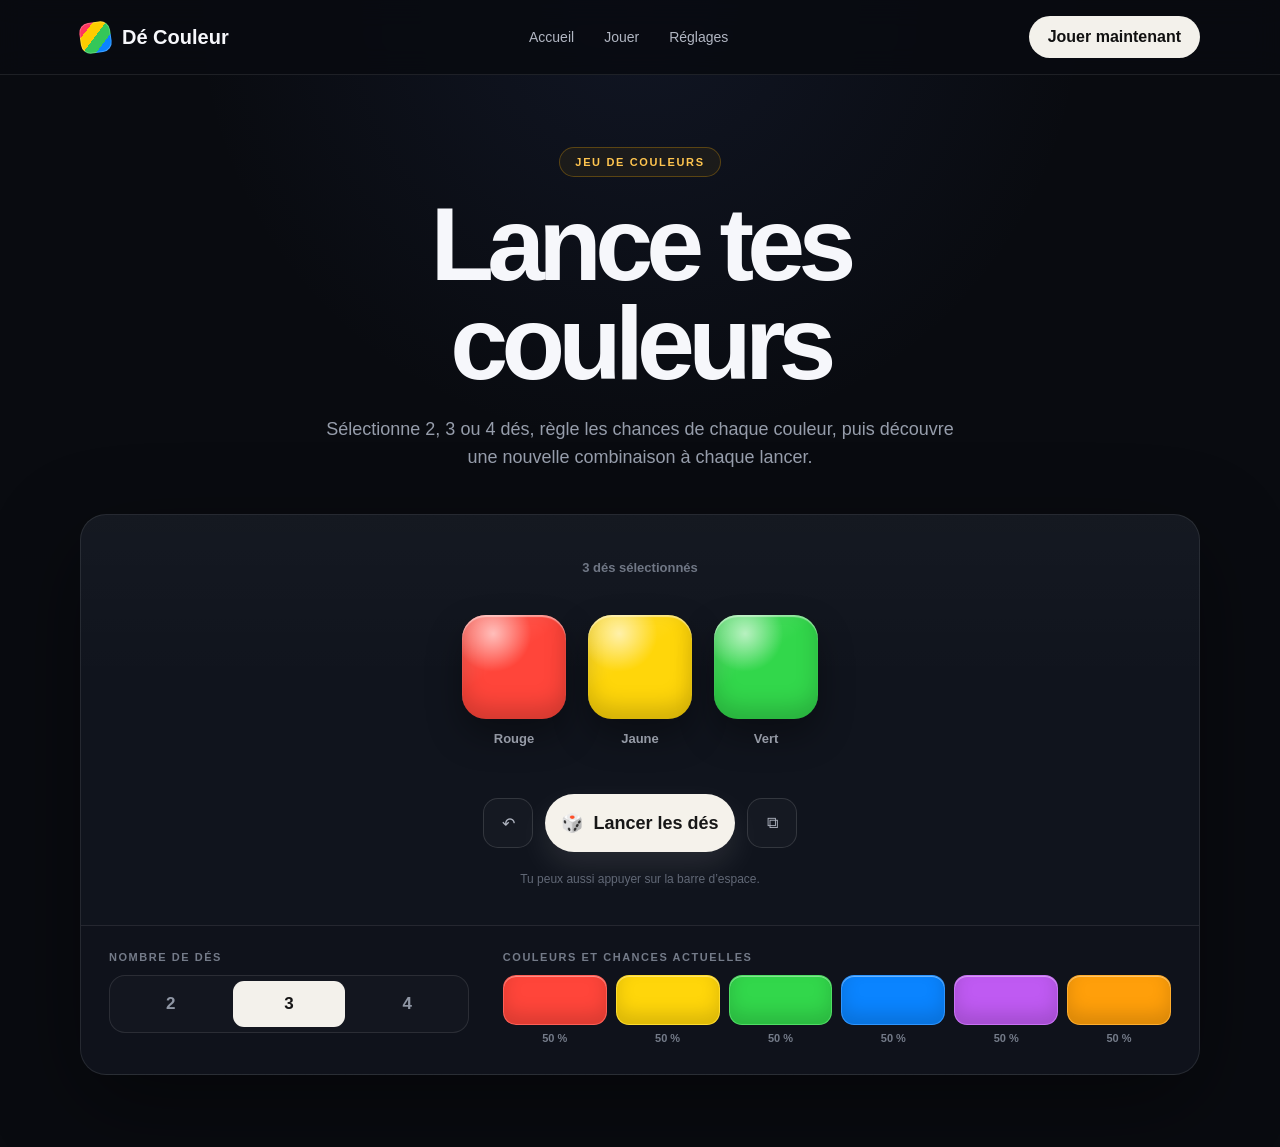
<file: index.html>
<!DOCTYPE html>
<html lang="fr">
<head>
  <meta charset="UTF-8">
  <meta name="viewport" content="width=device-width, initial-scale=1.0">
  <meta name="theme-color" content="#090b10">
  <meta
    name="description"
    content="Dé Couleur : lancez 2, 3 ou 4 dés avec des chances personnalisées pour chaque couleur."
  >

  <title>Dé Couleur</title>

  <link rel="icon" href="assets/favicon.svg" type="image/svg+xml">
  <link rel="stylesheet" href="css/style.css">
</head>

<body>
  <header class="header">
    <nav class="nav" aria-label="Navigation principale">
      <a class="logo" href="#accueil" aria-label="Retour à l'accueil">
        <span class="logo-mark" aria-hidden="true"></span>
        <span>Dé Couleur</span>
      </a>

      <div class="nav-links">
        <a href="#accueil">Accueil</a>
        <a href="#jeu">Jouer</a>

        <div class="nav-dropdown" id="settingsDropdown">
          <button
            class="nav-menu-button"
            id="settingsMenuButton"
            type="button"
            aria-expanded="false"
            aria-controls="settingsPanel"
          >
            Réglages
          </button>

          <section
            class="settings-panel"
            id="settingsPanel"
            aria-label="Réglages du site"
            hidden
          >
            <div class="settings-window-heading">
              <div>
                <strong>Réglages</strong>
                <p>Personnalise ton expérience Dé Couleur.</p>
              </div>

              <button
                class="panel-close"
                id="panelCloseButton"
                type="button"
                aria-label="Fermer les réglages"
              >
                ×
              </button>
            </div>

            <div class="settings-layout">
              <aside class="settings-sidebar" aria-label="Catégories de réglages">
                <button
                  class="settings-tab active"
                  type="button"
                  data-tab="profile"
                  aria-selected="true"
                >
                  <span aria-hidden="true">●</span>
                  Profil
                </button>

                <button
                  class="settings-tab"
                  type="button"
                  data-tab="general"
                  aria-selected="false"
                >
                  <span aria-hidden="true">⚙</span>
                  Paramètres
                </button>

                <button
                  class="settings-tab"
                  type="button"
                  data-tab="visual"
                  aria-selected="false"
                >
                  <span aria-hidden="true">◐</span>
                  Visuel
                </button>

                <button
                  class="settings-tab"
                  type="button"
                  data-tab="about"
                  aria-selected="false"
                >
                  <span aria-hidden="true">i</span>
                  À propos
                </button>
              </aside>

              <div class="settings-content">
                <section class="settings-page active" data-page="profile">
                  <div class="page-title">
                    <span class="page-icon" aria-hidden="true">●</span>
                    <div>
                      <h2>Profil</h2>
                      <p>Informations du joueur.</p>
                    </div>
                  </div>

                  <div class="fake-profile-card">
                    <div class="fake-avatar" aria-hidden="true">DC</div>

                    <div>
                      <strong>Joueur Dé Couleur</strong>
                      <span>Profil local</span>
                    </div>

                    <button type="button" disabled>Modifier</button>
                  </div>

                  <div class="fake-setting-row">
                    <div>
                      <strong>Nom d'affichage</strong>
                      <span>Joueur</span>
                    </div>

                    <span class="coming-soon">Bientôt</span>
                  </div>
                </section>

                <section class="settings-page" data-page="general" hidden>
                  <div class="page-title">
                    <span class="page-icon" aria-hidden="true">⚙</span>
                    <div>
                      <h2>Paramètres</h2>
                      <p>Options générales du jeu.</p>
                    </div>
                  </div>

                  <div class="fake-setting-row">
                    <div>
                      <strong>Son du lancer</strong>
                      <span>Effet sonore lors d'un lancer</span>
                    </div>

                    <button class="fake-switch on" type="button" disabled aria-label="Son activé">
                      <span></span>
                    </button>
                  </div>

                  <div class="fake-setting-row">
                    <div>
                      <strong>Animation</strong>
                      <span>Animation des dés de couleur</span>
                    </div>

                    <button class="fake-switch on" type="button" disabled aria-label="Animation activée">
                      <span></span>
                    </button>
                  </div>

                  <div class="fake-setting-row">
                    <div>
                      <strong>Langue</strong>
                      <span>Français</span>
                    </div>

                    <span class="coming-soon">Bientôt</span>
                  </div>
                </section>

                <section class="settings-page" data-page="visual" hidden>
                  <div class="page-title">
                    <span class="page-icon" aria-hidden="true">◐</span>
                    <div>
                      <h2>Visuel</h2>
                      <p>Règle les chances d'apparition de chaque couleur.</p>
                    </div>
                  </div>

                  <div class="probability-help">
                    <span><b>0 %</b> : la couleur ne sort jamais</span>
                    <span><b>100 %</b> : la couleur sort au moins une fois</span>
                  </div>

                  <div class="probability-list" id="probabilityList"></div>

                  <div class="panel-footer">
                    <button class="reset-chances-button" id="resetChancesButton" type="button">
                      Remettre toutes les couleurs à 50 %
                    </button>

                    <small>
                      Tu peux garantir au maximum autant de couleurs qu'il y a de dés.
                      Les niveaux 50 % et 75 % servent de poids de tirage.
                    </small>
                  </div>
                </section>

                <section class="settings-page" data-page="about" hidden>
                  <div class="page-title">
                    <span class="page-icon" aria-hidden="true">i</span>
                    <div>
                      <h2>À propos</h2>
                      <p>Informations sur le projet.</p>
                    </div>
                  </div>

                  <div class="about-card">
                    <div class="logo-mark large" aria-hidden="true"></div>
                    <div>
                      <strong>Dé Couleur</strong>
                      <span>Version 1.1</span>
                    </div>
                  </div>

                  <p class="about-text">
                    Un petit jeu de tirage de couleurs avec 2, 3 ou 4 dés.
                  </p>
                </section>
              </div>
            </div>
          </section>
        </div>
      </div>

      <button class="header-button" id="headerRoll" type="button">
        Jouer maintenant
      </button>
    </nav>
  </header>

  <main id="accueil">
    <section class="hero" aria-labelledby="page-title">
      <div class="tag">Jeu de couleurs</div>

      <h1 id="page-title">Lance tes couleurs</h1>

      <p>
        Sélectionne 2, 3 ou 4 dés, règle les chances de chaque couleur,
        puis découvre une nouvelle combinaison à chaque lancer.
      </p>
    </section>

    <section class="game" id="jeu" aria-label="Lanceur de dés de couleur">
      <div class="game-display">
        <div class="game-info" id="gameInfo">3 dés sélectionnés</div>

        <div class="dice-list" id="diceList" aria-live="polite"></div>

        <div class="game-actions">
          <button
            class="small-button"
            id="resetButton"
            type="button"
            title="Réinitialiser"
            aria-label="Réinitialiser les dés"
          >
            ↶
          </button>

          <button class="roll-button" id="rollButton" type="button">
            <span aria-hidden="true">🎲</span>
            <span>Lancer les dés</span>
          </button>

          <button
            class="small-button"
            id="copyButton"
            type="button"
            title="Copier le résultat"
            aria-label="Copier le résultat"
          >
            ⧉
          </button>
        </div>

        <div class="footer-note">
          Tu peux aussi appuyer sur la barre d’espace.
        </div>
      </div>

      <div class="settings" id="reglages">
        <div class="setting-block">
          <div class="setting-title">Nombre de dés</div>

          <div class="dice-count" role="group" aria-label="Nombre de dés">
            <button class="count-button" type="button" data-count="2">2</button>
            <button class="count-button active" type="button" data-count="3">3</button>
            <button class="count-button" type="button" data-count="4">4</button>
          </div>
        </div>

        <div class="setting-block">
          <div class="setting-title">Couleurs et chances actuelles</div>

          <div class="colors" id="colorOverview" aria-label="Couleurs disponibles"></div>
        </div>
      </div>
    </section>
  </main>

  <div class="toast" id="toast" role="status" aria-live="polite"></div>

  <script src="js/script.js" defer></script>
</body>
</html>
</file>
<file: css/style.css>
:root {
  --background: #090b10;
  --surface: #10141d;
  --surface-soft: #151a25;
  --border: rgba(255, 255, 255, 0.09);
  --text: #f6f7fb;
  --muted: #969dab;
  --accent: #ffb000;
}

* {
  box-sizing: border-box;
}

html {
  scroll-behavior: smooth;
}

body {
  margin: 0;
  min-height: 100vh;
  font-family: Arial, Helvetica, sans-serif;
  color: var(--text);
  background:
    radial-gradient(circle at top, rgba(73, 100, 180, 0.12), transparent 34%),
    var(--background);
}

button,
a {
  font: inherit;
}

button {
  touch-action: manipulation;
}

.header {
  position: sticky;
  top: 0;
  z-index: 30;
  border-bottom: 1px solid var(--border);
  background: rgba(9, 11, 16, 0.88);
  backdrop-filter: blur(14px);
}

.nav {
  width: min(1120px, calc(100% - 32px));
  min-height: 74px;
  margin: auto;
  display: flex;
  align-items: center;
  justify-content: space-between;
  gap: 24px;
}

.logo {
  display: flex;
  align-items: center;
  gap: 11px;
  color: var(--text);
  font-size: 20px;
  font-weight: 800;
  text-decoration: none;
}

.logo-mark {
  width: 31px;
  height: 31px;
  flex: 0 0 auto;
  border-radius: 10px;
  background:
    linear-gradient(
      135deg,
      #ff375f 0 24%,
      #ffcc00 24% 48%,
      #34c759 48% 72%,
      #0a84ff 72%
    );
  transform: rotate(-8deg);
  box-shadow: inset 0 0 0 1px rgba(255, 255, 255, 0.22);
}

.logo-mark.large {
  width: 48px;
  height: 48px;
  border-radius: 14px;
}

.nav-links {
  display: flex;
  align-items: center;
  gap: 30px;
}

.nav-links > a,
.nav-menu-button {
  color: #b1b6c2;
  font-size: 14px;
  text-decoration: none;
}

.nav-links > a:hover,
.nav-menu-button:hover,
.nav-menu-button[aria-expanded="true"] {
  color: white;
}

.nav-dropdown {
  position: relative;
}

.nav-menu-button {
  padding: 10px 0;
  border: 0;
  background: transparent;
  cursor: pointer;
}

.header-button {
  border: 0;
  border-radius: 999px;
  padding: 12px 19px;
  color: #111;
  background: #f3f1eb;
  font-weight: 800;
  cursor: pointer;
  transition:
    transform 0.18s ease,
    box-shadow 0.18s ease;
}

.header-button:hover {
  transform: translateY(-2px);
  box-shadow: 0 10px 28px rgba(255, 255, 255, 0.12);
}

/* Fenêtre principale des réglages */
.settings-panel {
  position: absolute;
  top: calc(100% + 18px);
  right: -130px;
  width: min(720px, calc(100vw - 32px));
  max-height: calc(100vh - 100px);
  overflow: hidden;
  border: 1px solid rgba(255, 255, 255, 0.12);
  border-radius: 22px;
  background: rgba(16, 20, 29, 0.99);
  box-shadow: 0 30px 90px rgba(0, 0, 0, 0.62);
}

.settings-panel[hidden] {
  display: none;
}

.settings-window-heading {
  padding: 20px 22px;
  border-bottom: 1px solid rgba(255, 255, 255, 0.08);
  display: flex;
  align-items: flex-start;
  justify-content: space-between;
  gap: 16px;
}

.settings-window-heading strong {
  font-size: 19px;
}

.settings-window-heading p {
  margin: 5px 0 0;
  color: var(--muted);
  font-size: 13px;
}

.panel-close {
  width: 34px;
  height: 34px;
  flex: 0 0 auto;
  border: 1px solid rgba(255, 255, 255, 0.1);
  border-radius: 11px;
  color: #b6bcc8;
  background: rgba(255, 255, 255, 0.035);
  font-size: 22px;
  cursor: pointer;
}

.settings-layout {
  min-height: 450px;
  display: grid;
  grid-template-columns: 190px minmax(0, 1fr);
}

.settings-sidebar {
  padding: 16px;
  border-right: 1px solid rgba(255, 255, 255, 0.08);
  display: grid;
  align-content: start;
  gap: 7px;
  background: rgba(0, 0, 0, 0.13);
}

.settings-tab {
  min-height: 44px;
  padding: 0 13px;
  border: 0;
  border-radius: 12px;
  display: flex;
  align-items: center;
  gap: 11px;
  color: #8f96a4;
  background: transparent;
  font-size: 13px;
  font-weight: 800;
  text-align: left;
  cursor: pointer;
}

.settings-tab span {
  width: 18px;
  color: #69707e;
  text-align: center;
}

.settings-tab:hover {
  color: white;
  background: rgba(255, 255, 255, 0.045);
}

.settings-tab.active {
  color: #171717;
  background: #f3f1eb;
}

.settings-tab.active span {
  color: #171717;
}

.settings-content {
  max-height: calc(100vh - 190px);
  overflow-y: auto;
  padding: 24px;
}

.settings-page[hidden] {
  display: none;
}

.page-title {
  margin-bottom: 20px;
  display: flex;
  align-items: center;
  gap: 13px;
}

.page-icon {
  width: 42px;
  height: 42px;
  flex: 0 0 auto;
  border: 1px solid rgba(255, 176, 0, 0.2);
  border-radius: 13px;
  display: grid;
  place-items: center;
  color: #ffc54f;
  background: rgba(255, 176, 0, 0.06);
  font-weight: 900;
}

.page-title h2 {
  margin: 0;
  font-size: 21px;
}

.page-title p {
  margin: 5px 0 0;
  color: var(--muted);
  font-size: 13px;
}

.fake-profile-card,
.fake-setting-row,
.about-card {
  padding: 14px;
  border: 1px solid rgba(255, 255, 255, 0.075);
  border-radius: 15px;
  background: rgba(255, 255, 255, 0.022);
}

.fake-profile-card {
  display: grid;
  grid-template-columns: auto minmax(0, 1fr) auto;
  align-items: center;
  gap: 13px;
}

.fake-avatar {
  width: 44px;
  height: 44px;
  border-radius: 50%;
  display: grid;
  place-items: center;
  color: #151515;
  background: #ffc54f;
  font-size: 13px;
  font-weight: 900;
}

.fake-profile-card strong,
.fake-profile-card span,
.about-card strong,
.about-card span {
  display: block;
}

.fake-profile-card span,
.about-card span {
  margin-top: 4px;
  color: var(--muted);
  font-size: 12px;
}

.fake-profile-card button {
  border: 1px solid rgba(255, 255, 255, 0.09);
  border-radius: 10px;
  padding: 8px 11px;
  color: #6f7582;
  background: rgba(255, 255, 255, 0.025);
}

.fake-setting-row {
  margin-top: 10px;
  display: flex;
  align-items: center;
  justify-content: space-between;
  gap: 14px;
}

.fake-setting-row strong,
.fake-setting-row span {
  display: block;
}

.fake-setting-row > div > span {
  margin-top: 5px;
  color: var(--muted);
  font-size: 12px;
}

.coming-soon {
  color: #ffc54f;
  font-size: 11px;
  font-weight: 900;
  text-transform: uppercase;
}

.fake-switch {
  width: 44px;
  height: 25px;
  padding: 3px;
  border: 0;
  border-radius: 999px;
  background: #303642;
}

.fake-switch span {
  width: 19px;
  height: 19px;
  border-radius: 50%;
  background: white;
}

.fake-switch.on {
  display: flex;
  justify-content: flex-end;
  background: #ffb000;
}

.about-card {
  display: flex;
  align-items: center;
  gap: 14px;
}

.about-text {
  color: var(--muted);
  font-size: 13px;
  line-height: 1.6;
}

.probability-help {
  margin: 0 0 16px;
  padding: 12px;
  display: grid;
  gap: 6px;
  border: 1px solid rgba(255, 176, 0, 0.16);
  border-radius: 13px;
  color: #aeb4c0;
  background: rgba(255, 176, 0, 0.045);
  font-size: 12px;
}

.probability-help b {
  color: #ffc54f;
}

.probability-list {
  display: grid;
  gap: 10px;
}

.probability-row {
  display: grid;
  grid-template-columns: minmax(92px, 1fr) auto;
  align-items: center;
  gap: 14px;
  padding: 10px;
  border: 1px solid rgba(255, 255, 255, 0.075);
  border-radius: 14px;
  background: rgba(255, 255, 255, 0.02);
}

.probability-color {
  min-width: 0;
  display: flex;
  align-items: center;
  gap: 10px;
  color: #e7e9ee;
  font-size: 13px;
  font-weight: 800;
}

.probability-dot {
  width: 28px;
  height: 28px;
  flex: 0 0 auto;
  border-radius: 9px;
  background: var(--color);
  box-shadow:
    inset 0 1px rgba(255, 255, 255, 0.38),
    inset 0 -7px 12px rgba(0, 0, 0, 0.14);
}

.chance-options {
  display: grid;
  grid-template-columns: repeat(4, 44px);
  gap: 5px;
}

.chance-button {
  min-height: 35px;
  padding: 0;
  border: 1px solid rgba(255, 255, 255, 0.09);
  border-radius: 9px;
  color: #89909e;
  background: rgba(255, 255, 255, 0.025);
  font-size: 11px;
  font-weight: 900;
  cursor: pointer;
}

.chance-button:hover {
  color: white;
  background: rgba(255, 255, 255, 0.06);
}

.chance-button.active {
  border-color: rgba(255, 176, 0, 0.42);
  color: #151515;
  background: #ffc54f;
}

.panel-footer {
  margin-top: 16px;
  display: grid;
  gap: 10px;
}

.reset-chances-button {
  min-height: 42px;
  border: 1px solid rgba(255, 255, 255, 0.1);
  border-radius: 12px;
  color: #d9dce3;
  background: rgba(255, 255, 255, 0.04);
  font-weight: 800;
  cursor: pointer;
}

.panel-footer small {
  color: #707785;
  font-size: 11px;
  line-height: 1.45;
}

main {
  width: min(1120px, calc(100% - 32px));
  margin: auto;
  padding: 72px 0;
}

.hero {
  max-width: 760px;
  margin: 0 auto 42px;
  text-align: center;
}

.tag {
  display: inline-block;
  margin-bottom: 18px;
  padding: 8px 15px;
  border: 1px solid rgba(255, 176, 0, 0.28);
  border-radius: 999px;
  color: #ffc54f;
  background: rgba(255, 176, 0, 0.06);
  font-size: 11px;
  font-weight: 900;
  letter-spacing: 0.15em;
  text-transform: uppercase;
}

h1 {
  margin: 0;
  font-size: clamp(58px, 9vw, 104px);
  line-height: 0.95;
  letter-spacing: -0.065em;
}

.hero p {
  max-width: 640px;
  margin: 22px auto 0;
  color: var(--muted);
  font-size: 18px;
  line-height: 1.6;
}

.game {
  overflow: hidden;
  border: 1px solid var(--border);
  border-radius: 26px;
  background:
    linear-gradient(180deg, rgba(255, 255, 255, 0.018), transparent 30%),
    var(--surface);
  box-shadow: 0 28px 90px rgba(0, 0, 0, 0.42);
}

.game-display {
  min-height: 410px;
  padding: 34px 30px 28px;
  display: flex;
  flex-direction: column;
  justify-content: center;
}

.game-info {
  margin-bottom: 28px;
  color: #707785;
  text-align: center;
  font-size: 13px;
  font-weight: 700;
}

.dice-list {
  min-height: 155px;
  display: flex;
  align-items: center;
  justify-content: center;
  flex-wrap: wrap;
  gap: 22px;
}

.die-item {
  display: grid;
  justify-items: center;
  gap: 12px;
}

.die {
  width: clamp(78px, 10vw, 104px);
  aspect-ratio: 1;
  position: relative;
  overflow: hidden;
  border-radius: 23%;
  background: var(--die-color);
  box-shadow:
    inset 0 2px 1px rgba(255, 255, 255, 0.45),
    inset 0 -12px 22px rgba(0, 0, 0, 0.18),
    0 16px 34px rgba(0, 0, 0, 0.35);
}

.die::after {
  content: "";
  position: absolute;
  inset: 0;
  background:
    radial-gradient(circle at 30% 18%, rgba(255, 255, 255, 0.62), transparent 34%),
    linear-gradient(145deg, rgba(255, 255, 255, 0.18), transparent 44%);
}

.die-name {
  color: #adb3c0;
  font-size: 13px;
  font-weight: 700;
}

.rolling {
  animation: rolling 0.55s cubic-bezier(0.2, 0.8, 0.2, 1);
}

@keyframes rolling {
  0% {
    transform: rotate(0) scale(1);
  }

  35% {
    transform: rotate(-12deg) scale(0.87);
  }

  70% {
    transform: rotate(9deg) scale(1.08);
  }

  100% {
    transform: rotate(0) scale(1);
  }
}

.game-actions {
  margin-top: 36px;
  display: flex;
  justify-content: center;
  align-items: center;
  gap: 12px;
}

.small-button,
.roll-button {
  border: 1px solid rgba(255, 255, 255, 0.13);
  cursor: pointer;
  transition:
    transform 0.18s ease,
    background 0.18s ease;
}

.small-button {
  width: 50px;
  height: 50px;
  border-radius: 15px;
  color: #b0b5c1;
  background: rgba(255, 255, 255, 0.025);
}

.small-button:hover {
  color: white;
  background: rgba(255, 255, 255, 0.06);
}

.roll-button {
  min-width: 190px;
  min-height: 58px;
  border-color: transparent;
  border-radius: 999px;
  display: inline-flex;
  align-items: center;
  justify-content: center;
  gap: 10px;
  color: #171717;
  background: #f5f2eb;
  font-size: 18px;
  font-weight: 900;
  box-shadow: 0 14px 32px rgba(255, 255, 255, 0.1);
}

.roll-button:hover {
  transform: translateY(-2px);
}

.small-button:active,
.roll-button:active,
.header-button:active,
.count-button:active,
.chance-button:active {
  transform: scale(0.97);
}

.settings {
  border-top: 1px solid var(--border);
  padding: 25px 28px 30px;
  display: grid;
  grid-template-columns: 0.7fr 1.3fr;
  gap: 34px;
  background: rgba(0, 0, 0, 0.08);
}

.setting-block {
  min-width: 0;
}

.setting-title {
  margin-bottom: 12px;
  color: #747b89;
  font-size: 11px;
  font-weight: 900;
  letter-spacing: 0.14em;
  text-transform: uppercase;
}

.dice-count {
  padding: 5px;
  display: grid;
  grid-template-columns: repeat(3, 1fr);
  gap: 7px;
  border: 1px solid rgba(255, 255, 255, 0.1);
  border-radius: 16px;
  background: rgba(255, 255, 255, 0.02);
}

.count-button {
  min-height: 46px;
  border: 0;
  border-radius: 11px;
  color: #8f96a4;
  background: transparent;
  font-size: 17px;
  font-weight: 900;
  cursor: pointer;
}

.count-button:hover {
  color: white;
  background: rgba(255, 255, 255, 0.05);
}

.count-button.active {
  color: #161616;
  background: #f3f1eb;
}

.colors {
  display: grid;
  grid-template-columns: repeat(6, 1fr);
  gap: 9px;
}

.color-card {
  display: grid;
  gap: 7px;
  text-align: center;
}

.color-preview {
  min-height: 50px;
  border: 1px solid rgba(255, 255, 255, 0.14);
  border-radius: 13px;
  background: var(--color);
  box-shadow:
    inset 0 1px rgba(255, 255, 255, 0.4),
    inset 0 -10px 18px rgba(0, 0, 0, 0.15);
}

.color-chance {
  color: #747b89;
  font-size: 11px;
  font-weight: 900;
}

.footer-note {
  margin-top: 20px;
  color: #616876;
  font-size: 12px;
  text-align: center;
}

.toast {
  position: fixed;
  left: 50%;
  bottom: 24px;
  z-index: 50;
  opacity: 0;
  pointer-events: none;
  transform: translate(-50%, 18px);
  max-width: calc(100vw - 32px);
  padding: 12px 18px;
  border: 1px solid rgba(255, 255, 255, 0.12);
  border-radius: 999px;
  color: white;
  background: rgba(20, 24, 32, 0.96);
  box-shadow: 0 18px 50px rgba(0, 0, 0, 0.45);
  text-align: center;
  transition:
    opacity 0.22s ease,
    transform 0.22s ease;
}

.toast.visible {
  opacity: 1;
  transform: translate(-50%, 0);
}

@media (max-width: 850px) {
  .header-button {
    display: none;
  }

  .nav {
    gap: 14px;
  }

  .nav-links {
    gap: 18px;
  }

  .settings-panel {
    position: fixed;
    top: 86px;
    right: 16px;
    left: 16px;
    width: auto;
  }
}

@media (max-width: 760px) {
  .nav {
    min-height: 68px;
  }

  .logo span:last-child {
    display: none;
  }

  .nav-links {
    margin-left: auto;
  }

  main {
    padding-top: 48px;
  }

  .settings {
    grid-template-columns: 1fr;
  }

  .game-display {
    padding-inline: 18px;
  }

  .game-actions {
    flex-wrap: wrap;
  }

  .roll-button {
    order: -1;
    flex-basis: 100%;
  }

  .settings-layout {
    min-height: 0;
    grid-template-columns: 1fr;
  }

  .settings-sidebar {
    border-right: 0;
    border-bottom: 1px solid rgba(255, 255, 255, 0.08);
    grid-template-columns: repeat(4, 1fr);
    gap: 5px;
    overflow-x: auto;
  }

  .settings-tab {
    min-width: 92px;
    justify-content: center;
    padding: 0 10px;
  }

  .settings-content {
    max-height: calc(100vh - 270px);
    padding: 18px;
  }

  .probability-row {
    grid-template-columns: 1fr;
  }

  .chance-options {
    grid-template-columns: repeat(4, 1fr);
  }
}

@media (max-width: 520px) {
  .nav-links > a[href="#jeu"] {
    display: none;
  }

  .colors {
    grid-template-columns: repeat(3, 1fr);
  }

  .settings-panel {
    top: 76px;
  }

  .settings-window-heading {
    padding: 16px;
  }

  .settings-sidebar {
    padding: 10px;
  }

  .settings-tab span {
    display: none;
  }

  .fake-profile-card {
    grid-template-columns: auto 1fr;
  }

  .fake-profile-card button {
    display: none;
  }

  .die {
    width: 72px;
  }
}

@media (prefers-reduced-motion: reduce) {
  html {
    scroll-behavior: auto;
  }

  *,
  *::before,
  *::after {
    animation-duration: 0.01ms !important;
    animation-iteration-count: 1 !important;
    transition-duration: 0.01ms !important;
  }
}
</file>
